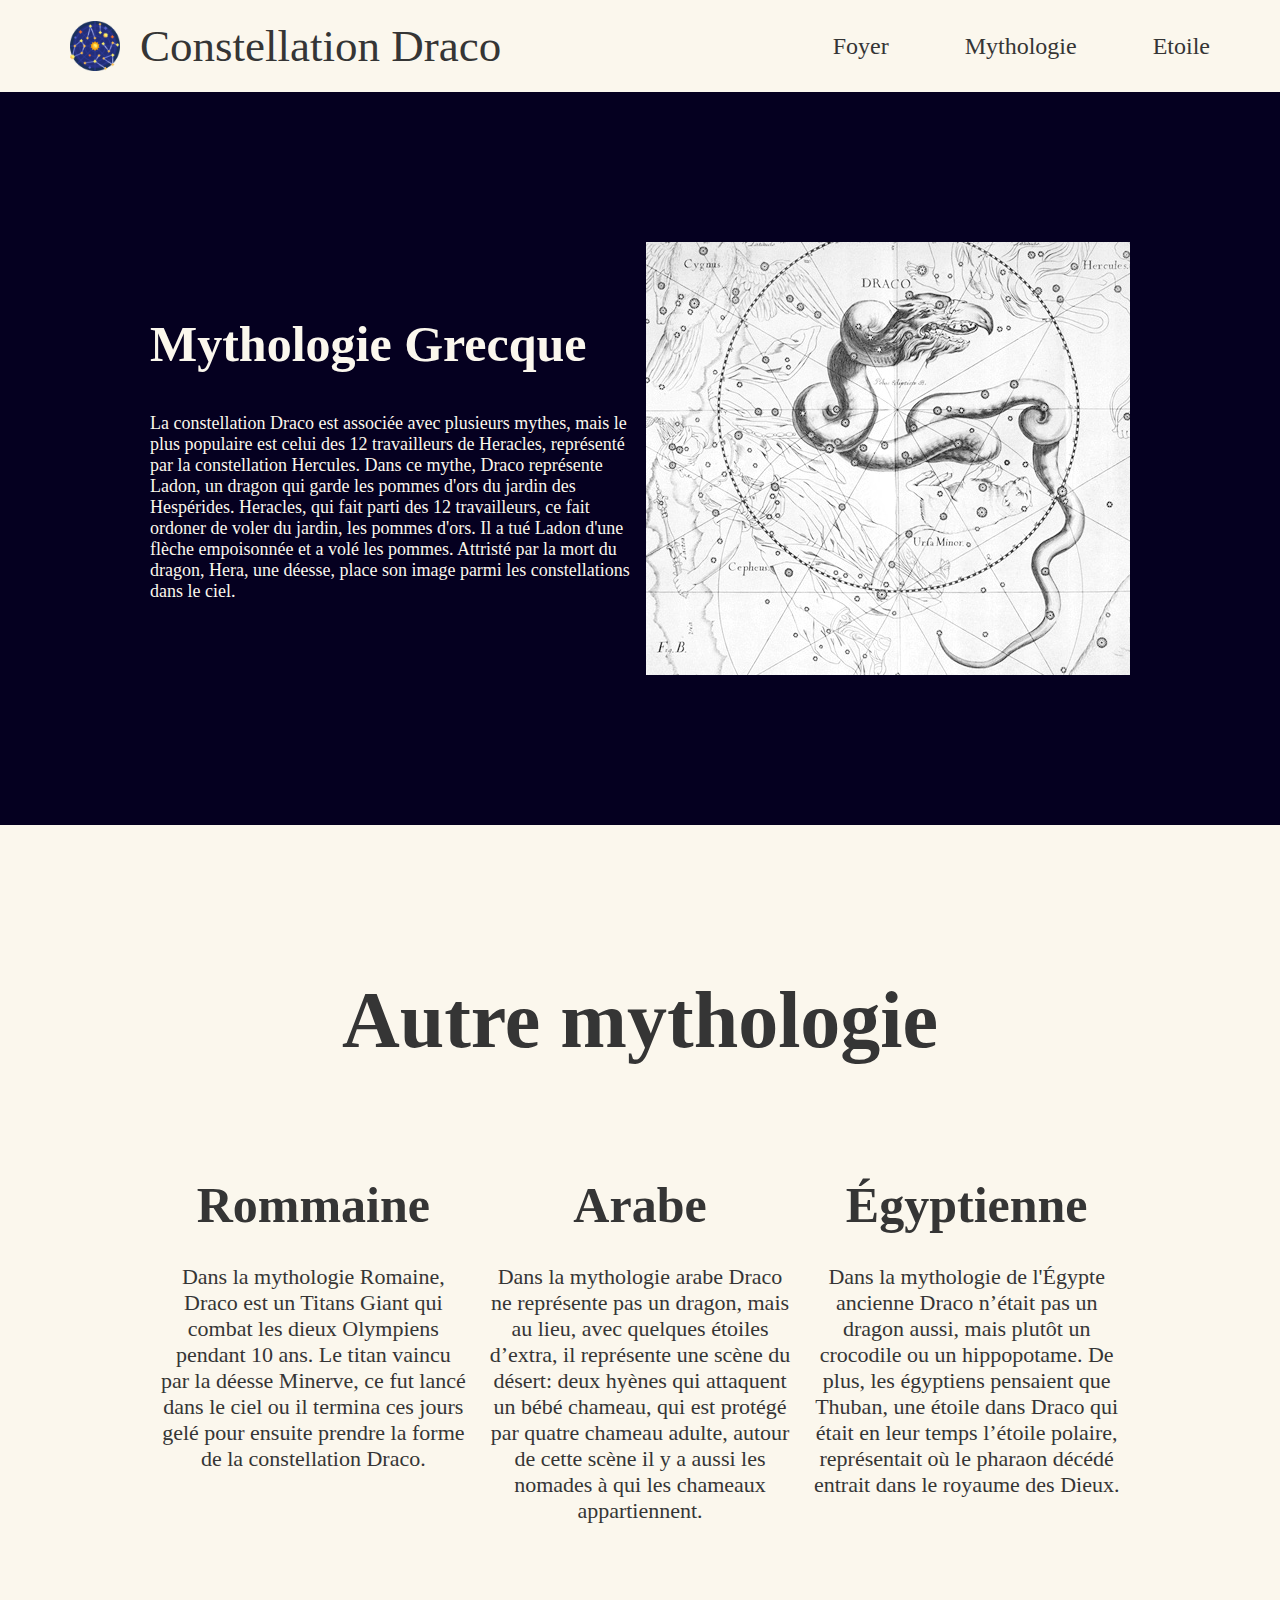
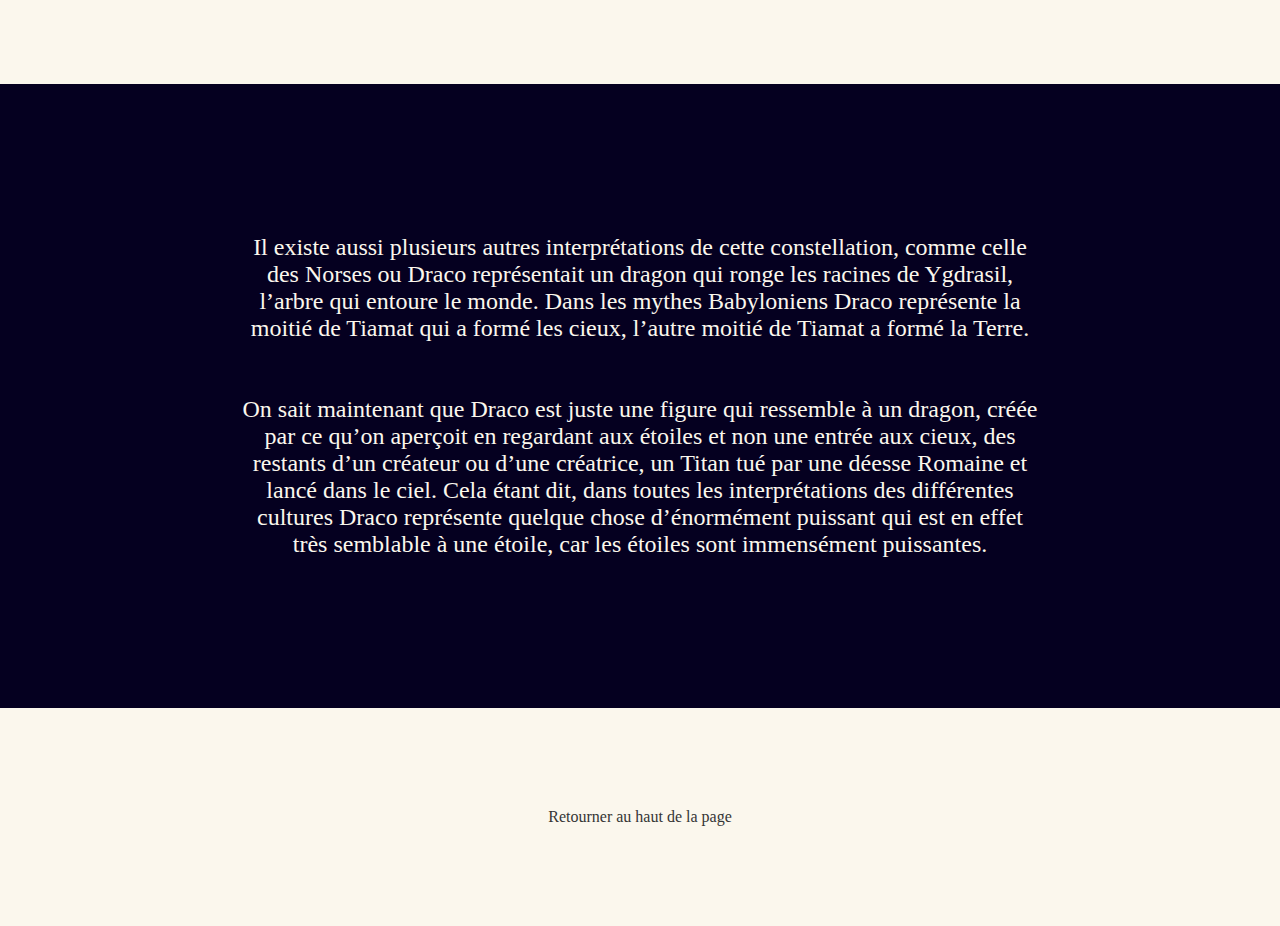
<file: myth.html>
<html>
    <head>
        <meta charset="utf-8">
        <meta name="viewport" content="width=device-width">
        <title>Draco Constellation</title>
        <link href="myth.css" rel="stylesheet" type="text/css" />
    </head>
    <body>
        <!-- This section is the header -->
        <section id="header">
            <div class="header-title">
                <img src="images/astronomy.png" width="50px">
                <span>Constellation Draco</span>
            </div>
            <nav>
                <a href="index.html">Foyer</a>
                <a href="myth.html">Mythologie</a>
                <a href="etoile.html">Etoile</a>
            </nav>
        </section>

        <!-- This section is the grecque text -->
        <section id="grecque">
            <div class="textbox1">
                <h1>Mythologie Grecque</h1> 
                <p>La constellation Draco est associée avec plusieurs mythes, mais le plus populaire est celui des 12 travailleurs de Heracles, représenté par la constellation Hercules. Dans ce mythe, Draco représente Ladon, un dragon qui garde les pommes d'ors du jardin des Hespérides. Heracles, qui fait parti des 12 travailleurs, ce fait ordoner de voler du jardin, les pommes d'ors. Il a tué Ladon d'une flèche empoisonnée et a volé les pommes. Attristé par la mort du dragon, Hera, une déesse, place son image parmi les constellations dans le ciel.</p>
            </div>
            <div class="imgbox1">
                <img src="images/draco_ancient.jpg">
            </div>
        </section>

        <!-- This section is for the other mythologies-->
        <section id="myth">
            <h1>Autre mythologie</h1>
            <div class="myth-main-container">
                <div class="myth-container">
                    <h2>Rommaine</h2>
                    <p>Dans la mythologie Romaine, Draco est un Titans Giant qui combat les dieux Olympiens pendant 10 ans. Le titan vaincu par la déesse Minerve, ce fut lancé dans le ciel ou il termina ces jours gelé pour ensuite prendre la forme de la constellation Draco.</p>
                </div>
                <div class="myth-container">
                    <h2>Arabe</h2>
                    <p>Dans la mythologie arabe Draco ne représente pas un dragon, mais au lieu, avec quelques étoiles d’extra, il représente une scène du désert: deux hyènes qui attaquent un bébé chameau, qui est protégé par quatre chameau adulte, autour de cette scène il y a aussi les nomades à qui les chameaux appartiennent.</p>
                </div>
                <div class="myth-container">
                    <h2>Égyptienne</h2>
                    <p>Dans la mythologie de l'Égypte ancienne Draco n’était pas un dragon aussi, mais plutôt un crocodile ou un hippopotame. De plus, les égyptiens pensaient que Thuban, une étoile dans Draco qui était en leur temps l’étoile polaire, représentait où le pharaon décédé entrait dans le royaume des Dieux.</p>
                </div>
            </div>
        </section>

        <!-- This section is for the conclusion-->
        <section id="conclusion">
            <div class="conclusion-container">
                <p>Il existe aussi plusieurs autres interprétations de cette constellation, comme celle des Norses ou Draco représentait un dragon qui ronge les racines de Ygdrasil, l’arbre qui entoure le monde. Dans les mythes Babyloniens Draco représente la moitié de Tiamat qui a formé les cieux, l’autre moitié de Tiamat a formé la Terre.<br><br><br>On sait maintenant que Draco est juste une figure qui ressemble à un dragon, créée par ce qu’on aperçoit en regardant aux étoiles et non une entrée aux cieux, des restants d’un créateur ou d’une créatrice, un Titan tué par une déesse Romaine et lancé dans le ciel. Cela étant dit, dans toutes les interprétations des différentes cultures Draco représente quelque chose d’énormément puissant qui est en effet très semblable à une étoile, car les étoiles sont immensément puissantes.</p>
            </div>
        </section>

        <!-- This section is for sad-->
        <section class="footer">
            <a href="#header" class="foot-link">Retourner au haut de la page</a>
        </section>
    </body>
</html>
</file>
<file: myth.css>
* {
    margin: 0px;
    padding: 0px;
    font-family: Georgia;
    overflow-y: overlay;
}
#header {
    padding-top: 20px;
    font-size: 24px;
    color: #353535;
    background-color: #FBF7ED;
    display: flex;
    align-items: center;
    width: 100vw;
    max-width: 1600px;
    margin: auto;
    padding-bottom: 20px;
}
.header-title {
    display: flex;
    align-items: center;
    margin-right:auto;
    margin-left: 70px;

}
.header-title span{
    padding-left: 20px;
    font-size: 45px;
    
}
#header nav{
    margin-left:auto;
    margin-right: 70px;
}
#header nav a{
    margin-left: 70px;
    text-decoration: none;
    color: #353535;
}
#header nav a:hover{
    text-decoration: underline overline;
}
#grecque {
    max-width: 1300px;
    padding: 150px;
    background-color: #050020;
    margin: auto;
    display: flex;
    align-items: center;
    justify-content: space-between;
}
.textbox1{
    width: 600px;
    color: #FBF7ED;
}
.textbox1 h1 {
    font-size: 50px;
}
.textbox1 p {
    margin-top: 40px;
    font-size: 18px;
}
.imgbox1{
    width: 600px;
    text-align: right;
}


#myth{
    max-width: 1300px;
    padding: 150px;
    background-color: #FBF7ED;
    margin: auto;
    color: #353535;
    text-align: center;
}
#myth h1{
    font-size: 80px;
}
.myth-main-container{
    display: flex;
    justify-content: center;
    margin-top: 100px;
}
.myth-container{
    text-align: center;
    width: 400px;
    margin: 10px;
}
.myth-container h2{
    font-size: 50px;
}
.myth-container p{
    margin-top: 30px;
    font-size: 22px;
}


#conclusion{
    max-width: 1300px;
    padding: 150px;
    background-color: #050020;
    margin: auto;
    color: #FBF7ED;
    text-align: center;
    display: flex;
    justify-content: center;
}
.conclusion-container{
    width: 800px;
}
.conclusion-container p{
    font-size: 24px;
}


.footer{
    padding: 100px;
    max-width: 1400px;
    margin: auto;
    background: #FBF7ED;
    text-align: center;
}
.foot-link{
    text-decoration: none;
    color: #353535;
}
</file>
